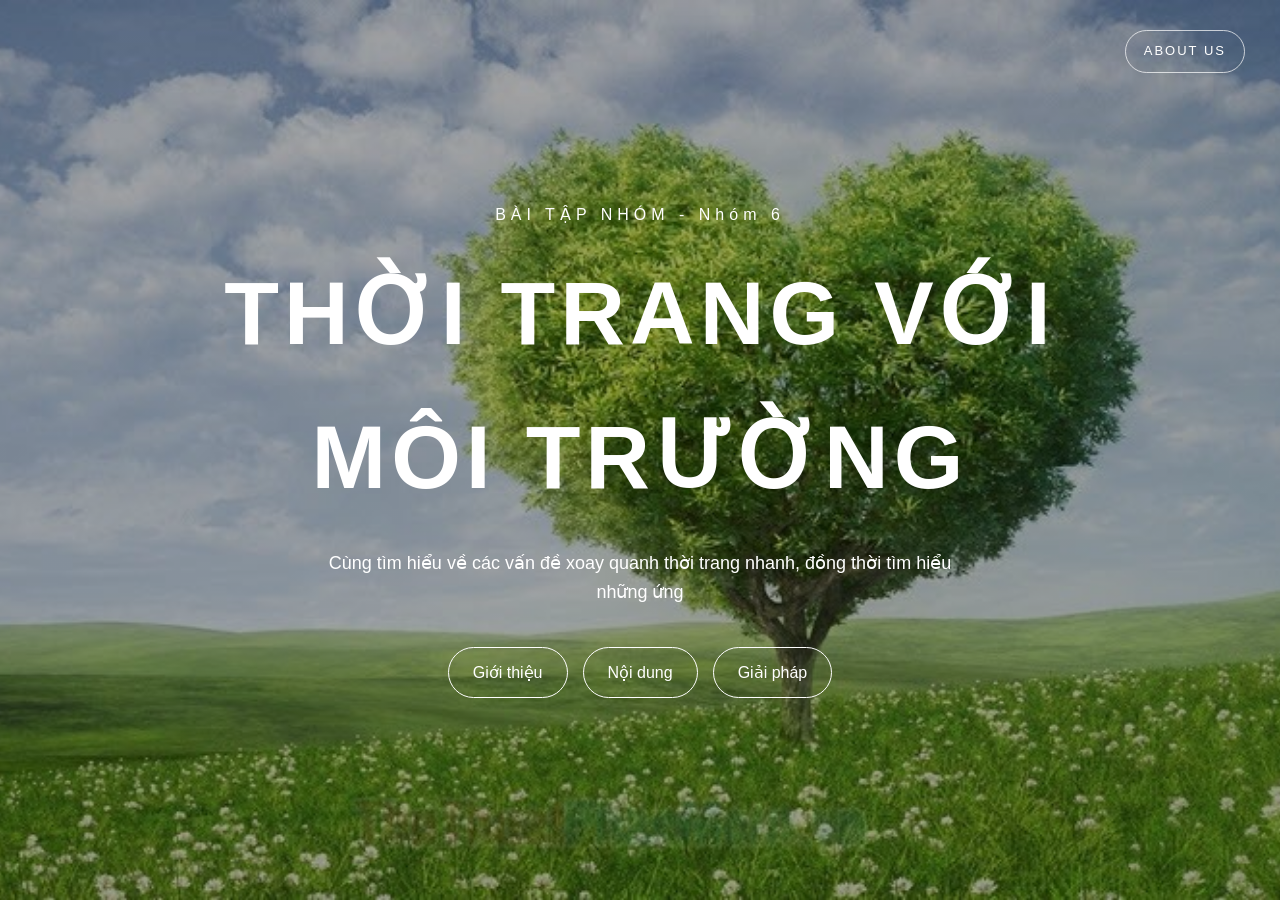
<file: index.html>
<!DOCTYPE html>
<html lang="vi">
<head>
    <meta charset="UTF-8">
    <meta name="viewport" content="width=device-width, initial-scale=1.0">

    <title>Môi Trường</title>

    <link rel="stylesheet" href="styles.css">
</head>

<body>

    <main class="hero">

        <div class="content">
            <p class="subtitle">BÀI TẬP NHÓM - Nhóm 6</p>

            <h1>
                THỜI TRANG VỚI MÔI TRƯỜNG
            </h1>

            <p class="description">
                Cùng tìm hiểu về các vấn đề xoay quanh thời trang nhanh,
                đồng thời tìm hiểu những ứng
            </p>

            <nav class="menu">
                <a href="gioi-thieu.html">Giới thiệu</a>
                <a href="noi-dung.html">Nội dung</a>
                <a href="giai-phap.html">Giải pháp</a>
            </nav>
            <a href="about.html" class="about-button">ABOUT US</a>
        </div>

    </main>

    <script src="scripts.js"></script>

</body>
</html>
</file>
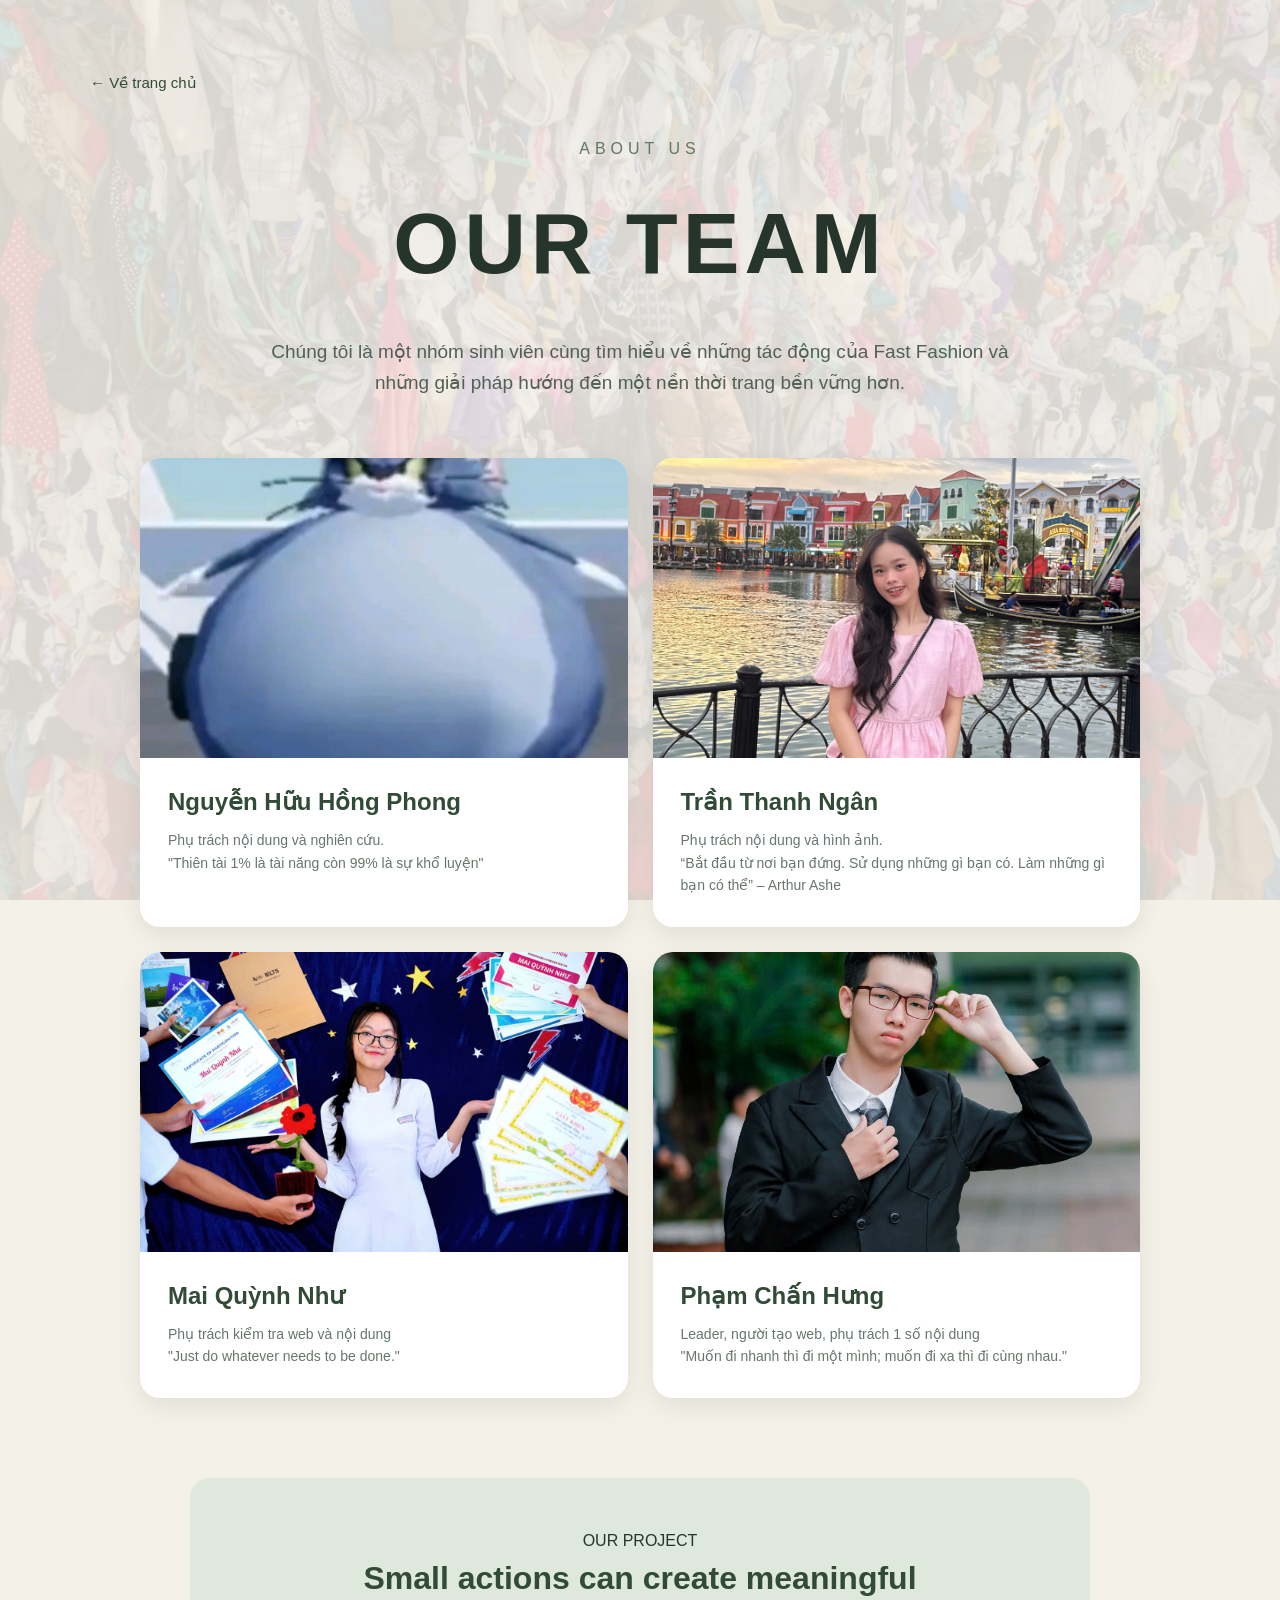
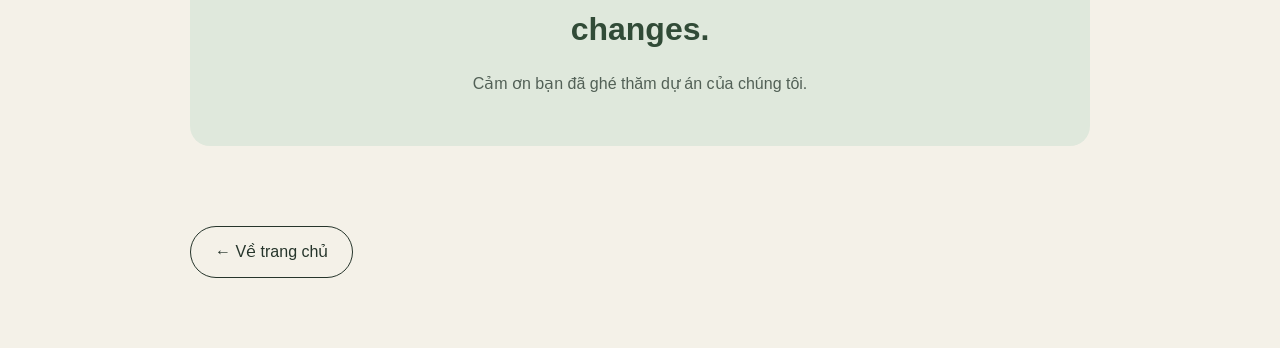
<file: about.html>
<!DOCTYPE html>
<html lang="vi">

<head>
    <meta charset="UTF-8">
    <meta name="viewport" content="width=device-width, initial-scale=1.0">

    <title>About Us - Fast Fashion</title>

    <link rel="stylesheet" href="styles.css">
</head>

<body class="about-page">

    <main class="page">

        <!-- Nút quay về trang chủ -->
        <div class="about-home">
            <a href="index.html">← Về trang chủ</a>
        </div>

        <!-- Tiêu đề -->
        <header class="page-header about-header">
            <p class="subtitle">ABOUT US</p>

            <h1>OUR TEAM</h1>

            <p class="intro">
                Chúng tôi là một nhóm sinh viên cùng tìm hiểu
                về những tác động của Fast Fashion và những giải pháp
                hướng đến một nền thời trang bền vững hơn.
            </p>
        </header>

        <!-- 4 thành viên -->
        <section class="team-grid">

            <div class="team-card">

                <div class="member-image">
                    <img
                        src="images/member-1.jpg"
                        alt="Thành viên 1">
                </div>

                <div class="member-info">
                    <h2>Nguyễn Hữu Hồng Phong</h2>

                    <p>
                        Phụ trách nội dung và nghiên cứu.
                    </p>
                    <p>
                        "Thiên tài 1% là tài năng còn 99% là sự khổ luyện"
                    </p>
                </div>

            </div>


            <div class="team-card">

                <div class="member-image">
                    <img
                        src="images/member-2.jpg"
                        alt="Thành viên 2">
                </div>

                <div class="member-info">
                    <h2>Trần Thanh Ngân</h2>

                    <p>
                        Phụ trách nội dung và hình ảnh.
                    </p>
                    <p>
                        “Bắt đầu từ nơi bạn đứng. Sử dụng những gì bạn có. Làm những gì bạn có thể” – Arthur Ashe
                    </p>
                </div>

            </div>


            <div class="team-card">

                <div class="member-image">
                    <img
                        src="images/member-3.jpg"
                        alt="Thành viên 3">
                </div>

                <div class="member-info">
                    <h2>Mai Quỳnh Như</h2>

                    <p>
                        Phụ trách kiểm tra web và nội dung
                    </p>
                    <p>
                        "Just do whatever needs to be done."
                    </p>
                </div>

            </div>


            <div class="team-card">

                <div class="member-image">
                    <img
                        src="images/member-4.jpg"
                        alt="Thành viên 4">
                </div>

                <div class="member-info">
                    <h2>Phạm Chấn Hưng</h2>

                    <p>
                        Leader, người tạo web, phụ trách 1 số nội dung
                    </p>
                    <p>
                        "Muốn đi nhanh thì đi một mình; muốn đi xa thì đi cùng nhau."
                    </p>
                </div>

            </div>

        </section>

        <!-- Lời kết -->
        <section class="about-message">

            <p class="topic-label">OUR PROJECT</p>

            <h2>
                Small actions can create meaningful changes.
            </h2>

            <p>
                Cảm ơn bạn đã ghé thăm dự án của chúng tôi.
            </p>

        </section>

        <!-- Nút về trang chủ cuối trang -->
        <nav class="page-navigation">
            <a href="index.html">← Về trang chủ</a>
        </nav>

    </main>

    <script src="scripts.js"></script>

</body>
</html>
</file>
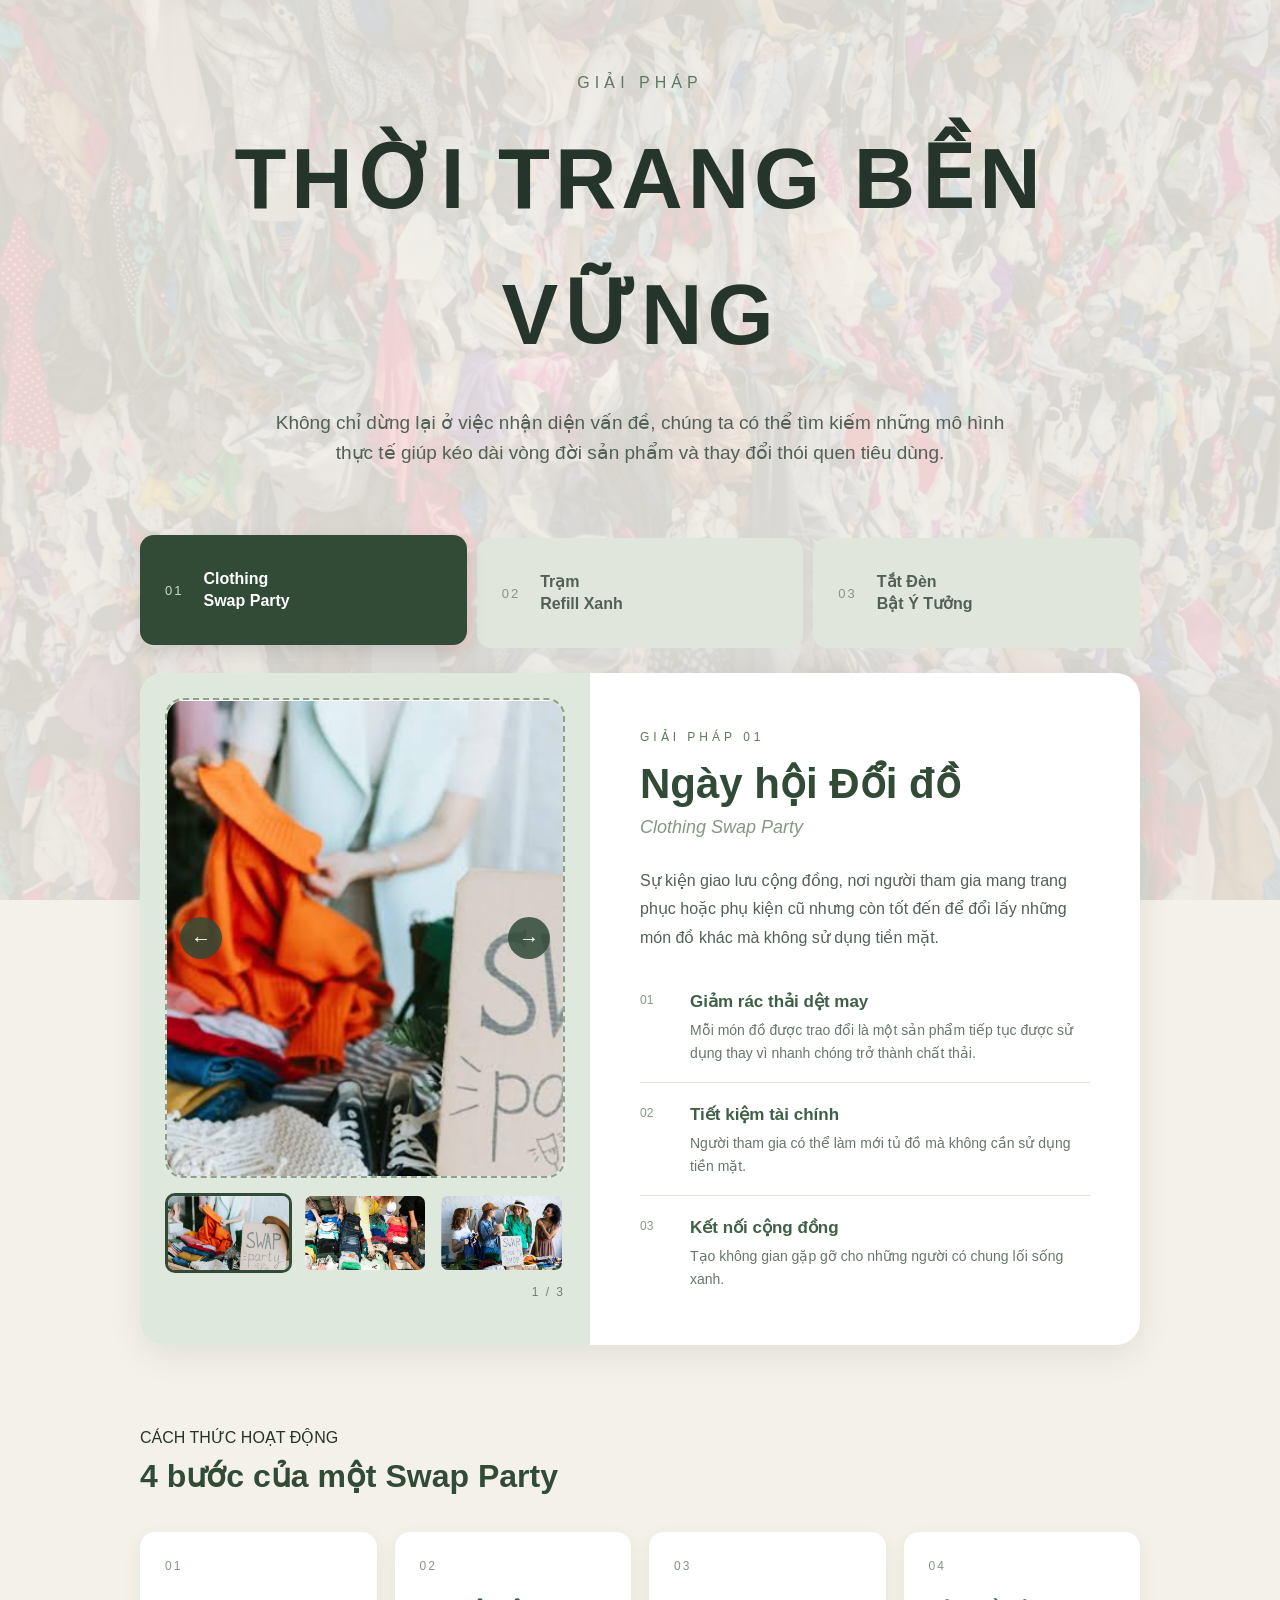
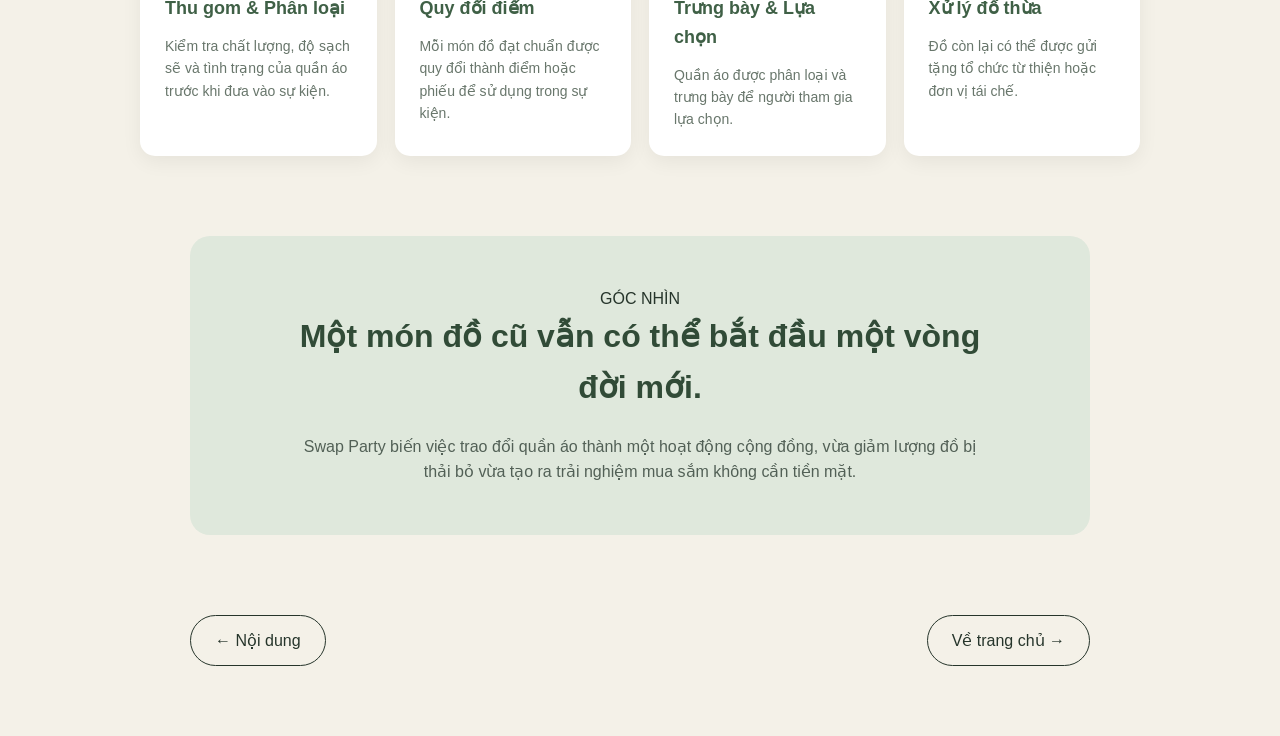
<file: giai-phap.html>
<!DOCTYPE html>
<html lang="vi">

<head>
    <meta charset="UTF-8">
    <meta name="viewport" content="width=device-width, initial-scale=1.0">

    <title>Giải pháp - Fast Fashion</title>

    <link rel="stylesheet" href="styles.css">
</head>

<body class="solution-page">

    <main class="page">

        <!-- TIÊU ĐỀ -->
        <header class="page-header">

            <p class="subtitle">GIẢI PHÁP</p>

            <h1>THỜI TRANG BỀN VỮNG</h1>

            <p class="intro">
                Không chỉ dừng lại ở việc nhận diện vấn đề,
                chúng ta có thể tìm kiếm những mô hình thực tế
                giúp kéo dài vòng đời sản phẩm và thay đổi
                thói quen tiêu dùng.
            </p>

        </header>


        <!-- 3 TAB GIẢI PHÁP -->
        <section class="solution-tabs">

            <button class="solution-tab active" data-solution="0">

                <span>01</span>

                <strong>
                    Clothing<br>
                    Swap Party
                </strong>

            </button>


            <button class="solution-tab" data-solution="1">

                <span>02</span>

                <strong>
                    Trạm<br>
                    Refill Xanh
                </strong>

            </button>


            <button class="solution-tab" data-solution="2">

                <span>03</span>

                <strong>
                    Tắt Đèn<br>
                    Bật Ý Tưởng
                </strong>

            </button>

        </section>


        <!-- KHU VỰC HIỂN THỊ GIẢI PHÁP -->
        <section class="solution-display">


            <!-- GALLERY -->
            <div class="solution-gallery">

                <!-- ẢNH CHÍNH -->
                <div class="main-image">

                    <div class="image-placeholder" id="main-image">

                        <span>IMAGE 01</span>

                        <p id="main-image-label">
                            Ảnh Clothing Swap Party
                        </p>

                    </div>


                    <!-- NÚT TRÁI -->
                    <button
                        class="gallery-button gallery-prev"
                        id="gallery-prev">
                        ←
                    </button>


                    <!-- NÚT PHẢI -->
                    <button
                        class="gallery-button gallery-next"
                        id="gallery-next">
                        →
                    </button>

                </div>


                <!-- THUMBNAILS -->
                <div class="gallery-thumbnails" id="gallery-thumbnails">

                    <button class="thumbnail active">

                        <div class="thumbnail-placeholder">
                            01
                        </div>

                    </button>


                    <button class="thumbnail">

                        <div class="thumbnail-placeholder">
                            02
                        </div>

                    </button>


                    <button class="thumbnail">

                        <div class="thumbnail-placeholder">
                            03
                        </div>

                    </button>

                </div>


                <!-- SỐ ẢNH -->
                <p class="gallery-counter" id="gallery-counter">
                    1 / 3
                </p>

            </div>


            <!-- THÔNG TIN -->
            <div class="solution-info">

                <p class="solution-number" id="solution-number">
                    GIẢI PHÁP 01
                </p>


                <h2 id="solution-title">
                    Ngày hội Đổi đồ
                </h2>


                <p class="solution-subtitle" id="solution-subtitle">
                    Clothing Swap Party
                </p>


                <p id="solution-description">

                    Sự kiện giao lưu cộng đồng, nơi người tham gia
                    mang trang phục hoặc phụ kiện cũ nhưng còn tốt
                    đến để đổi lấy những món đồ khác mà không sử dụng
                    tiền mặt.

                </p>


                <!-- 3 ĐIỂM NỔI BẬT -->
                <div class="solution-highlights">


                    <div class="highlight-item">

                        <span>01</span>

                        <div>

                            <h3 id="highlight-title-1">
                                Giảm rác thải
                            </h3>

                            <p id="highlight-text-1">
                                Kéo dài vòng đời quần áo và hạn chế
                                lượng sản phẩm bị thải bỏ.
                            </p>

                        </div>

                    </div>


                    <div class="highlight-item">

                        <span>02</span>

                        <div>

                            <h3 id="highlight-title-2">
                                Tiết kiệm
                            </h3>

                            <p id="highlight-text-2">
                                Làm mới tủ đồ mà không cần sử dụng
                                tiền mặt.
                            </p>

                        </div>

                    </div>


                    <div class="highlight-item">

                        <span>03</span>

                        <div>

                            <h3 id="highlight-title-3">
                                Kết nối cộng đồng
                            </h3>

                            <p id="highlight-text-3">
                                Tạo không gian để những người có
                                cùng lối sống xanh gặp gỡ.
                            </p>

                        </div>

                    </div>


                </div>

            </div>

        </section>


        <!-- CHI TIẾT -->
        <section class="solution-detail">

            <div class="detail-header">

                <p class="topic-label">
                    CÁCH THỨC HOẠT ĐỘNG
                </p>

                <h2 id="detail-title">
                    4 bước của một Swap Party
                </h2>

            </div>


            <div class="detail-grid" id="detail-grid">


                <div class="detail-card">

                    <span>01</span>

                    <h3>
                        Thu gom & Phân loại
                    </h3>

                    <p>
                        Kiểm tra chất lượng, độ sạch sẽ và
                        tình trạng của quần áo trước khi
                        đưa vào sự kiện.
                    </p>

                </div>


                <div class="detail-card">

                    <span>02</span>

                    <h3>
                        Quy đổi điểm
                    </h3>

                    <p>
                        Mỗi món đồ đạt chuẩn được quy đổi
                        thành điểm hoặc phiếu.
                    </p>

                </div>


                <div class="detail-card">

                    <span>03</span>

                    <h3>
                        Trưng bày & Lựa chọn
                    </h3>

                    <p>
                        Quần áo được phân loại và trưng bày
                        để người tham gia lựa chọn.
                    </p>

                </div>


                <div class="detail-card">

                    <span>04</span>

                    <h3>
                        Xử lý đồ thừa
                    </h3>

                    <p>
                        Đồ còn lại có thể được gửi tặng
                        tổ chức từ thiện hoặc đơn vị tái chế.
                    </p>

                </div>


            </div>

        </section>


        <!-- TỔNG KẾT -->
        <section class="solution-summary">

            <p class="topic-label">
                GÓC NHÌN
            </p>

            <h2 id="summary-title">
                Một sản phẩm có thể có nhiều hơn một vòng đời.
            </h2>

            <p id="summary-text">
                Những mô hình trên cho thấy việc kéo dài vòng đời
                sản phẩm không nhất thiết phải bắt đầu từ một công nghệ
                phức tạp. Nó có thể bắt đầu từ cách chúng ta trao đổi,
                tái sử dụng và thay đổi hành vi tiêu dùng.
            </p>

        </section>


        <!-- ĐIỀU HƯỚNG -->
        <nav class="page-navigation">

            <a href="noi-dung.html">
                ← Nội dung
            </a>

            <a href="index.html">
                Về trang chủ →
            </a>

        </nav>

    </main>


    <script src="scripts.js"></script>

</body>

</html>
</file>
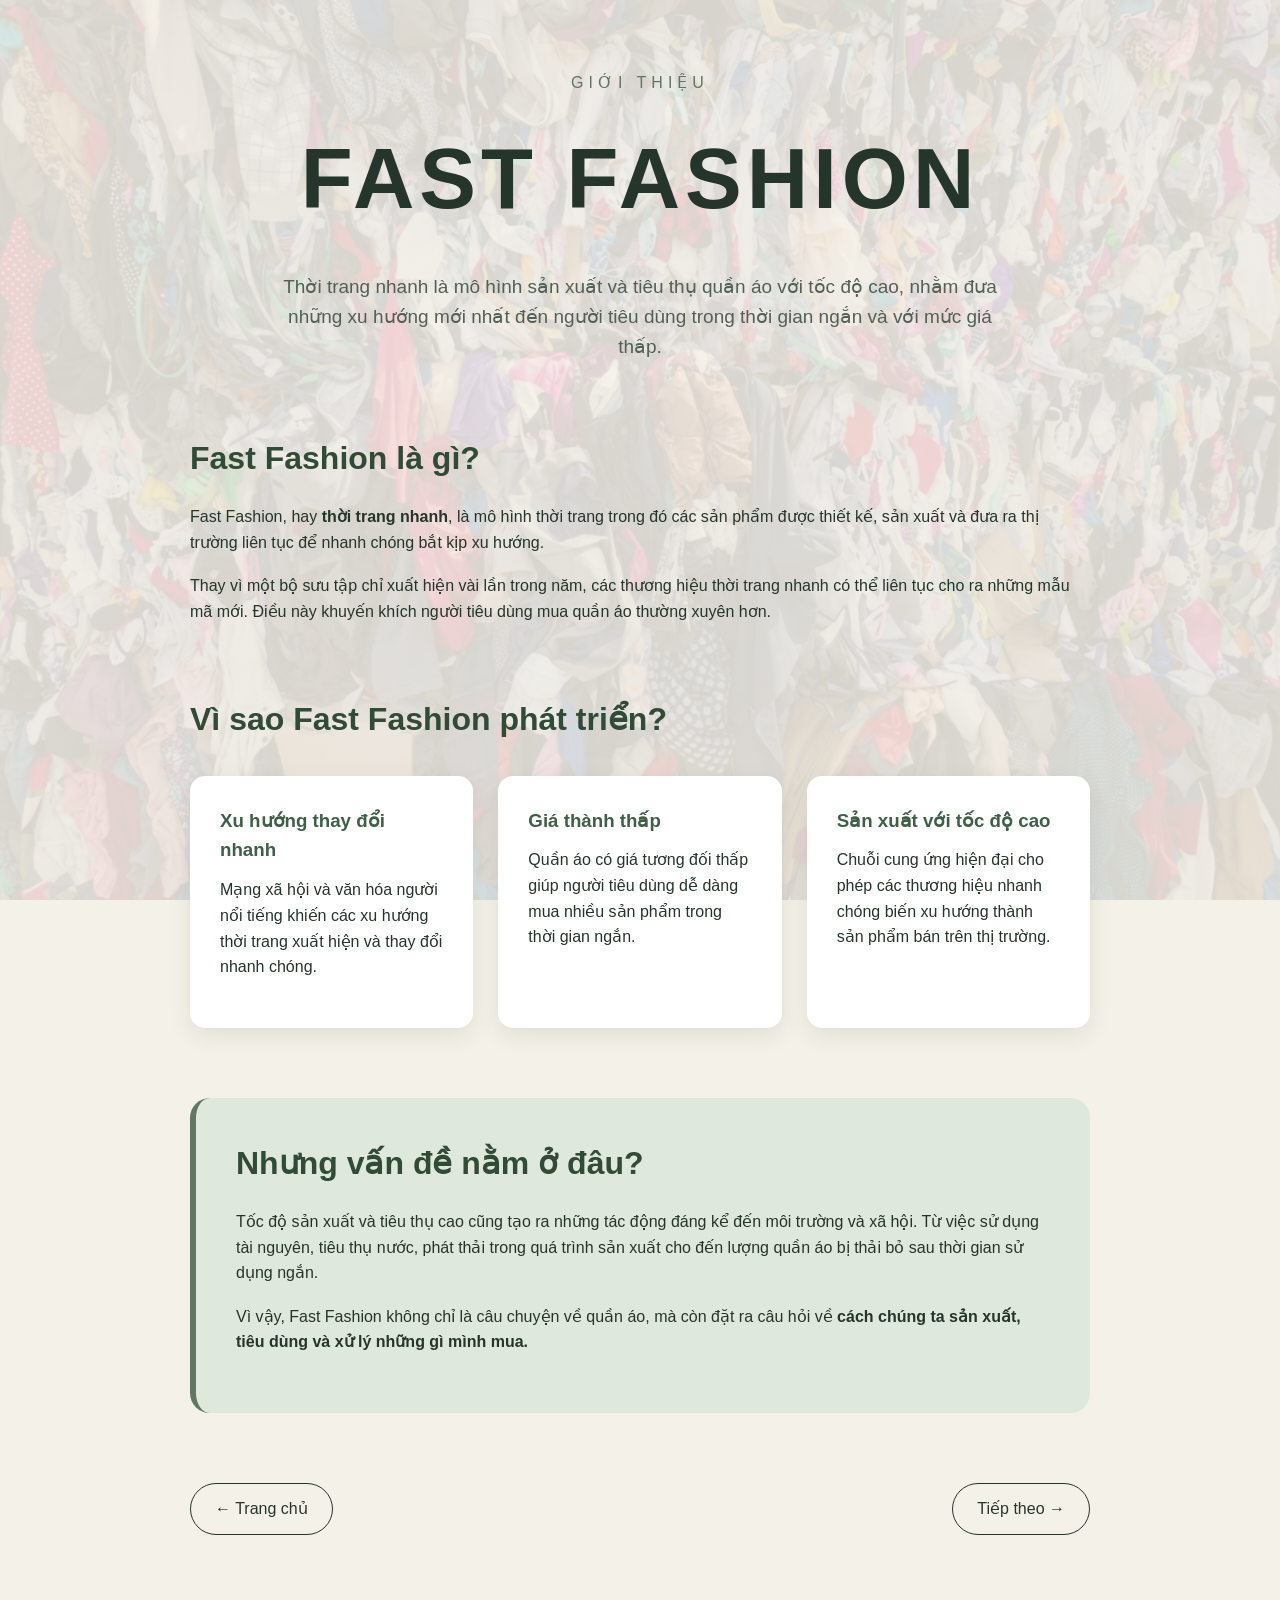
<file: gioi-thieu.html>
<!DOCTYPE html>
<html lang="vi">
<head>
    <meta charset="UTF-8">
    <meta name="viewport" content="width=device-width, initial-scale=1.0">

    <title>Giới thiệu - Fast Fashion</title>

    <link rel="stylesheet" href="styles.css">
</head>

<body>

    <main class="page">

        <header class="page-header">
            <p class="subtitle">GIỚI THIỆU</p>

            <h1>FAST FASHION</h1>

            <p class="intro">
                Thời trang nhanh là mô hình sản xuất và tiêu thụ quần áo
                với tốc độ cao, nhằm đưa những xu hướng mới nhất đến người
                tiêu dùng trong thời gian ngắn và với mức giá thấp.
            </p>
        </header>


        <section class="content-section">

            <h2>Fast Fashion là gì?</h2>

            <p>
                Fast Fashion, hay <strong>thời trang nhanh</strong>, là mô hình
                thời trang trong đó các sản phẩm được thiết kế, sản xuất và
                đưa ra thị trường liên tục để nhanh chóng bắt kịp xu hướng.
            </p>

            <p>
                Thay vì một bộ sưu tập chỉ xuất hiện vài lần trong năm,
                các thương hiệu thời trang nhanh có thể liên tục cho ra
                những mẫu mã mới. Điều này khuyến khích người tiêu dùng
                mua quần áo thường xuyên hơn.
            </p>

        </section>


        <section class="content-section">

            <h2>Vì sao Fast Fashion phát triển?</h2>

            <div class="cards">

                <div class="card">
                    <h3>Xu hướng thay đổi nhanh</h3>
                    <p>
                        Mạng xã hội và văn hóa người nổi tiếng khiến các xu
                        hướng thời trang xuất hiện và thay đổi nhanh chóng.
                    </p>
                </div>

                <div class="card">
                    <h3>Giá thành thấp</h3>
                    <p>
                        Quần áo có giá tương đối thấp giúp người tiêu dùng
                        dễ dàng mua nhiều sản phẩm trong thời gian ngắn.
                    </p>
                </div>

                <div class="card">
                    <h3>Sản xuất với tốc độ cao</h3>
                    <p>
                        Chuỗi cung ứng hiện đại cho phép các thương hiệu
                        nhanh chóng biến xu hướng thành sản phẩm bán trên
                        thị trường.
                    </p>
                </div>

            </div>

        </section>


        <section class="content-section highlight">

            <h2>Nhưng vấn đề nằm ở đâu?</h2>

            <p>
                Tốc độ sản xuất và tiêu thụ cao cũng tạo ra những tác động
                đáng kể đến môi trường và xã hội. Từ việc sử dụng tài nguyên,
                tiêu thụ nước, phát thải trong quá trình sản xuất cho đến
                lượng quần áo bị thải bỏ sau thời gian sử dụng ngắn.
            </p>

            <p>
                Vì vậy, Fast Fashion không chỉ là câu chuyện về quần áo,
                mà còn đặt ra câu hỏi về <strong>cách chúng ta sản xuất,
                tiêu dùng và xử lý những gì mình mua.</strong>
            </p>

        </section>


        <nav class="page-navigation">
            <a href="index.html">← Trang chủ</a>
            <a href="noi-dung.html">Tiếp theo →</a>
        </nav>

    </main>

</body>
</html>
</file>
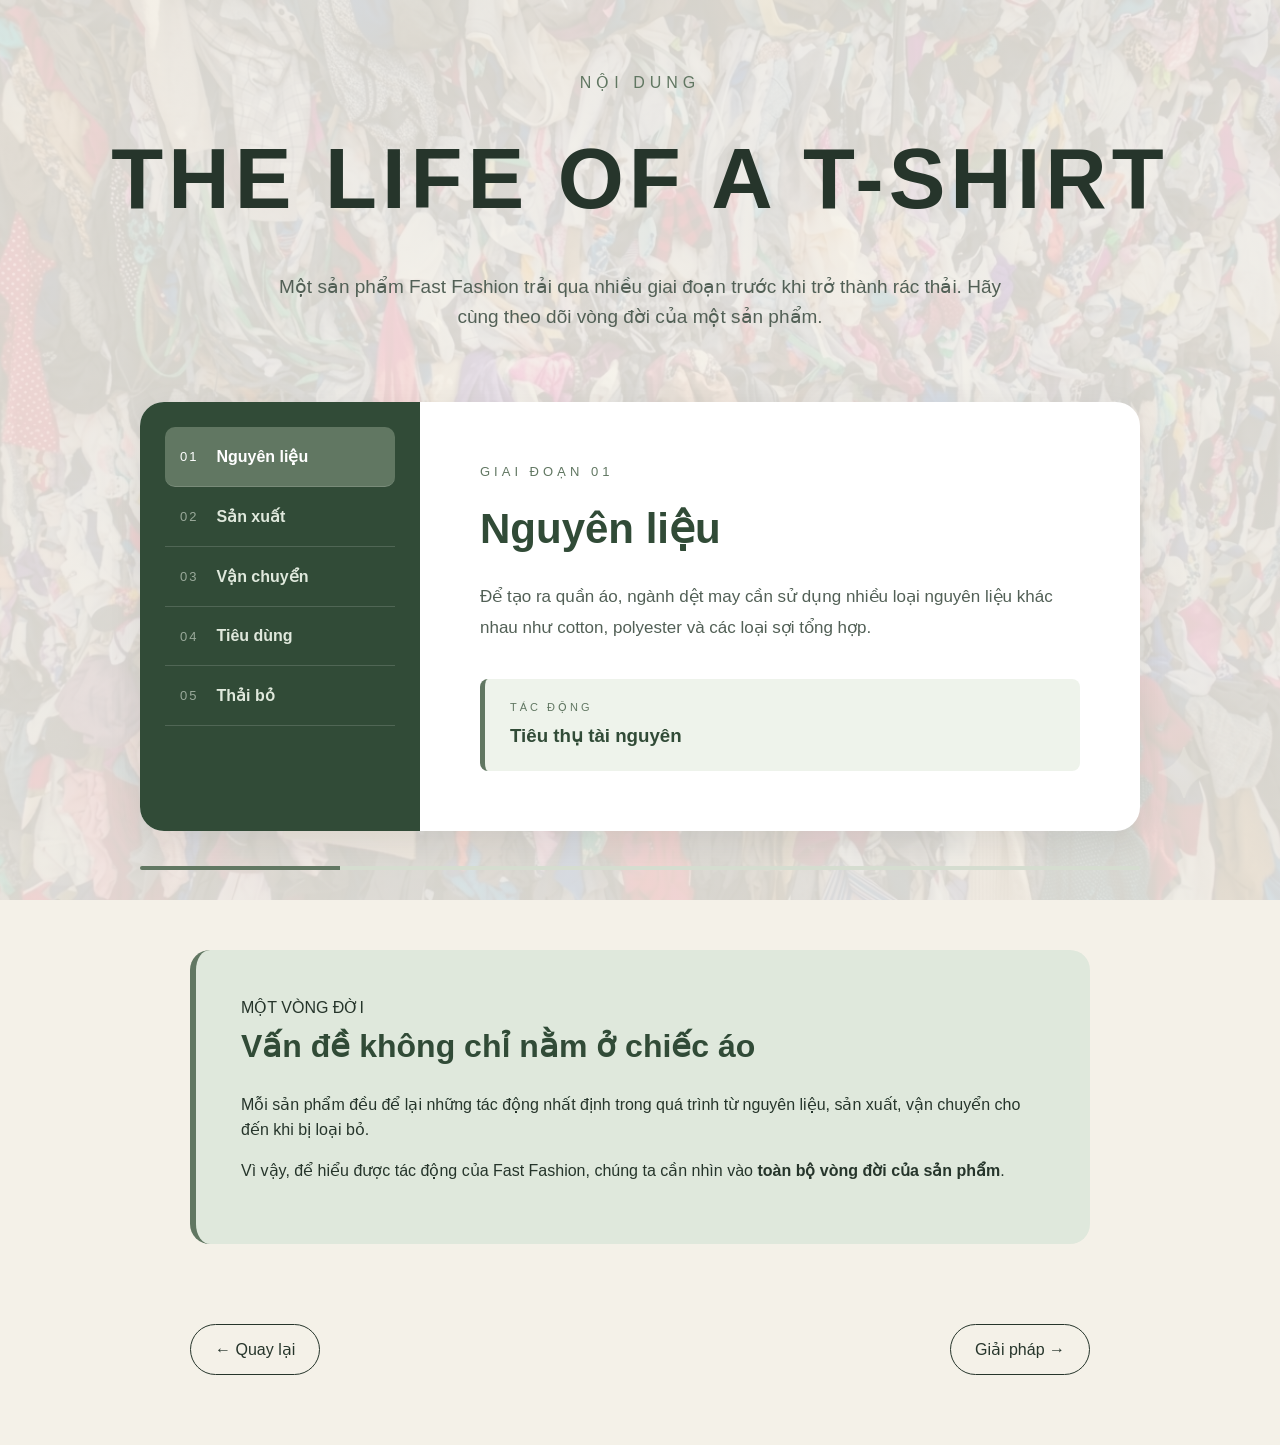
<file: noi-dung.html>
<!DOCTYPE html>
<html lang="vi">

<head>
    <meta charset="UTF-8">
    <meta name="viewport" content="width=device-width, initial-scale=1.0">

    <title>Nội dung - Fast Fashion</title>

    <link rel="stylesheet" href="styles.css">
</head>

<body class="content-page">

    <main class="page">

        <!-- TIÊU ĐỀ -->

        <header class="page-header">

            <p class="subtitle">NỘI DUNG</p>

            <h1>THE LIFE OF A T-SHIRT</h1>

            <p class="intro">
                Một sản phẩm Fast Fashion trải qua nhiều giai đoạn
                trước khi trở thành rác thải. Hãy cùng theo dõi
                vòng đời của một sản phẩm.
            </p>

        </header>


        <!-- TIMELINE -->

        <section class="fashion-timeline">

            <div class="timeline-list">

                <button class="timeline-item active" data-step="0">
                    <span>01</span>
                    <strong>Nguyên liệu</strong>
                </button>

                <button class="timeline-item" data-step="1">
                    <span>02</span>
                    <strong>Sản xuất</strong>
                </button>

                <button class="timeline-item" data-step="2">
                    <span>03</span>
                    <strong>Vận chuyển</strong>
                </button>

                <button class="timeline-item" data-step="3">
                    <span>04</span>
                    <strong>Tiêu dùng</strong>
                </button>

                <button class="timeline-item" data-step="4">
                    <span>05</span>
                    <strong>Thải bỏ</strong>
                </button>

            </div>


            <!-- NỘI DUNG THAY ĐỔI -->

            <div class="timeline-content">

                <p class="timeline-label" id="step-number">
                    GIAI ĐOẠN 01
                </p>

                <h2 id="step-title">
                    Nguyên liệu
                </h2>

                <p id="step-description">
                    Để tạo ra quần áo, ngành dệt may cần sử dụng nhiều
                    loại nguyên liệu khác nhau như cotton, polyester
                    và các loại sợi tổng hợp.
                </p>

                <div class="impact-box">

                    <p>TÁC ĐỘNG</p>

                    <h3 id="step-impact">
                        Tiêu thụ tài nguyên
                    </h3>

                </div>

            </div>

        </section>


        <!-- THANH TIẾN TRÌNH -->

        <div class="progress-wrapper">

            <div class="progress-track">

                <div class="progress-bar" id="progress-bar"></div>

            </div>

        </div>


        <!-- THÔNG ĐIỆP -->

        <section class="content-summary">

            <p class="topic-label">MỘT VÒNG ĐỜI</p>

            <h2>
                Vấn đề không chỉ nằm ở chiếc áo
            </h2>

            <p>
                Mỗi sản phẩm đều để lại những tác động nhất định
                trong quá trình từ nguyên liệu, sản xuất, vận chuyển
                cho đến khi bị loại bỏ.
            </p>

            <p>
                Vì vậy, để hiểu được tác động của Fast Fashion,
                chúng ta cần nhìn vào <strong>toàn bộ vòng đời của sản phẩm</strong>.
            </p>

        </section>


        <!-- ĐIỀU HƯỚNG -->

        <nav class="page-navigation">

            <a href="gioi-thieu.html">
                ← Quay lại
            </a>

            <a href="giai-phap.html">
                Giải pháp →
            </a>

        </nav>

    </main>


    <script src="scripts.js"></script>

</body>

</html>
</file>
<file: styles.css>
/* ================================
   1. CÀI ĐẶT CHUNG
================================ */

* {
    margin: 0;
    padding: 0;
    box-sizing: border-box;
}

html {
    scroll-behavior: smooth;
}

body {
    font-family: Arial, sans-serif;
    background-color: #f4f1e8;
    color: #26352b;
    line-height: 1.6;
}


/* ================================
   2. TRANG CHỦ - INDEX
================================ */

.hero {
    min-height: 100vh;

    background-image:
        linear-gradient(
            rgba(0, 0, 0, 0.35),
            rgba(0, 0, 0, 0.35)
        ),
        url("images/anh-mo-ta.png");

    background-size: cover;
    background-position: center;

    display: flex;
    justify-content: center;
    align-items: center;

    text-align: center;
    color: white;
}

.hero .content {
    max-width: 900px;
    padding: 30px;
}

.subtitle {
    font-size: 16px;
    letter-spacing: 5px;
    margin-bottom: 15px;
}

.hero h1 {
    font-size: clamp(45px, 7vw, 100px);
    letter-spacing: 5px;
    margin-bottom: 20px;
}

.description {
    max-width: 650px;
    margin: 0 auto 40px;

    font-size: 18px;
    line-height: 1.6;
}


/* ================================
   3. MENU / BUTTON
================================ */

.menu {
    display: flex;
    justify-content: center;
    gap: 15px;
    flex-wrap: wrap;
}

.menu a,
.page-navigation a {
    color: inherit;
    text-decoration: none;

    padding: 12px 24px;

    border: 1px solid currentColor;
    border-radius: 30px;

    transition: 0.3s ease;
}

.hero .menu a {
    color: white;
}

.menu a:hover,
.page-navigation a:hover {
    background-color: #a4c3a2;
    color: white;
}


/* ================================
   4. CÁC TRANG NỘI DUNG
================================ */

.page {
    width: min(1100px, 90%);
    margin: 0 auto;
    padding: 70px 0;
}

/* Background cho các trang nội dung */
body:has(.page) {
    background-image:
        linear-gradient(
            rgba(244, 241, 232, 0.88),
            rgba(244, 241, 232, 0.88)
        ),
        url("images/fashion-background.png");

    background-size: cover;
    background-position: center;
    background-attachment: fixed;
}


/* Header của trang */

.page-header {
    text-align: center;
    margin-bottom: 70px;
}

.page-header .subtitle {
    color: #617762;
}

.page-header h1 {
    font-size: clamp(45px, 7vw, 85px);
    letter-spacing: 5px;
    margin-bottom: 25px;
}

.intro {
    max-width: 750px;
    margin: 0 auto;

    font-size: 19px;
    color: #526056;
}


/* ================================
   5. SECTION
================================ */

.content-section {
    max-width: 900px;
    margin: 0 auto 70px;
}

.content-section h2 {
    font-size: 32px;
    margin-bottom: 20px;

    color: #314b37;
}

.content-section p {
    margin-bottom: 18px;
}


/* ================================
   6. CARD
================================ */

.cards {
    display: grid;

    grid-template-columns:
        repeat(3, 1fr);

    gap: 25px;

    margin-top: 30px;
}

.card {
    background-color: white;

    padding: 30px;

    border-radius: 15px;

    box-shadow:
        0 8px 25px rgba(0, 0, 0, 0.08);

    transition: transform 0.3s ease;
}

.card:hover {
    transform: translateY(-6px);
}

.card h3 {
    margin-bottom: 12px;

    color: #3f6046;
}


/* ================================
   7. SECTION NHẤN MẠNH
================================ */

.highlight {
    background-color: #dfe8dc;

    padding: 40px;

    border-radius: 20px;

    border-left: 6px solid #617762;
}


/* ================================
   8. ĐIỀU HƯỚNG CUỐI TRANG
================================ */

.page-navigation {
    display: flex;

    justify-content: space-between;

    max-width: 900px;

    margin: 0 auto;
}


/* ================================
   9. RESPONSIVE
   Cho màn hình nhỏ
================================ */

@media (max-width: 768px) {

    .cards {
        grid-template-columns: 1fr;
    }

    .page {
        width: 88%;
        padding: 45px 0;
    }

    .page-header {
        margin-bottom: 50px;
    }

    .content-section {
        margin-bottom: 50px;
    }

    .page-navigation {
        flex-direction: column;
        gap: 15px;
        text-align: center;
    }

}

/* =========================================
   TRANG NỘI DUNG - TIMELINE
   ========================================= */

.content-page {
    background-color: #f4f1e8;
}


/* TIMELINE */

.fashion-timeline {
    max-width: 1000px;
    margin: 0 auto 35px;

    display: grid;
    grid-template-columns: 280px 1fr;

    background-color: white;
    border-radius: 24px;

    overflow: hidden;

    box-shadow: 0 10px 35px rgba(0, 0, 0, 0.08);
}


/* DANH SÁCH GIAI ĐOẠN */

.timeline-list {
    background-color: #314b37;

    padding: 25px;
}


.timeline-item {
    width: 100%;

    display: flex;
    align-items: center;
    gap: 18px;

    padding: 20px 15px;

    border: none;
    border-bottom: 1px solid rgba(255, 255, 255, 0.15);

    background: transparent;

    color: #dfe8dc;

    text-align: left;

    cursor: pointer;

    transition: 0.3s ease;
}


.timeline-item span {
    font-size: 13px;
    letter-spacing: 2px;
    opacity: 0.6;
}


.timeline-item strong {
    font-size: 16px;
}


.timeline-item:hover {
    padding-left: 22px;
    color: white;
}


/* ITEM ĐANG CHỌN */

.timeline-item.active {
    background-color: #617762;
    color: white;

    border-radius: 10px;
}


.timeline-item.active span {
    opacity: 1;
}


/* NỘI DUNG */

.timeline-content {
    padding: 60px;

    min-height: 400px;

    display: flex;
    flex-direction: column;
    justify-content: center;
}


.timeline-label {
    font-size: 13px;
    letter-spacing: 4px;

    color: #617762;

    margin-bottom: 12px;
}


.timeline-content h2 {
    font-size: 42px;

    color: #314b37;

    margin-bottom: 20px;
}


#step-description {
    max-width: 600px;

    font-size: 17px;

    color: #526056;

    line-height: 1.8;
}


/* BOX TÁC ĐỘNG */

.impact-box {
    margin-top: 35px;

    padding: 20px 25px;

    background-color: #eef3eb;

    border-left: 5px solid #617762;

    border-radius: 8px;
}


.impact-box p {
    font-size: 11px;

    letter-spacing: 3px;

    color: #617762;

    margin-bottom: 5px;
}


.impact-box h3 {
    color: #314b37;
}


/* THANH TIẾN TRÌNH */

.progress-wrapper {
    max-width: 1000px;

    margin: 0 auto 80px;
}


.progress-track {
    width: 100%;

    height: 4px;

    background-color: #d5ddd0;

    border-radius: 10px;

    overflow: hidden;
}


.progress-bar {
    width: 20%;

    height: 100%;

    background-color: #617762;

    transition: width 0.4s ease;
}


/* SUMMARY */

.content-summary {
    max-width: 900px;

    margin: 20px auto 80px;

    padding: 45px;

    background-color: #dfe8dc;

    border-radius: 20px;

    border-left: 6px solid #617762;
}


.content-summary h2 {
    font-size: 32px;

    color: #314b37;

    margin-bottom: 20px;
}


.content-summary p:not(.topic-label) {
    margin-bottom: 15px;
}


/* ANIMATION */

.timeline-content.change {
    animation: contentFade 0.35s ease;
}


@keyframes contentFade {

    from {
        opacity: 0;
        transform: translateY(8px);
    }

    to {
        opacity: 1;
        transform: translateY(0);
    }

}


/* MOBILE */

@media (max-width: 768px) {

    .fashion-timeline {
        grid-template-columns: 1fr;
    }


    .timeline-list {
        display: grid;

        grid-template-columns: repeat(5, 1fr);

        gap: 5px;

        padding: 10px;
    }


    .timeline-item {
        justify-content: center;

        padding: 15px 5px;

        border: none;

        flex-direction: column;

        gap: 5px;

        text-align: center;
    }


    .timeline-item:hover {
        padding-left: 5px;
    }


    .timeline-item strong {
        font-size: 12px;
    }


    .timeline-content {
        padding: 40px 25px;

        min-height: 350px;
    }


    .timeline-content h2 {
        font-size: 32px;
    }


    .content-summary {
        padding: 30px;
    }

}

/* =========================================
   P3 - GIẢI PHÁP
   ========================================= */

.solution-page {
    background-color: #f4f1e8;
}


/* 3 TAB */

.solution-tabs {
    max-width: 1000px;
    margin: 0 auto 25px;

    display: grid;
    grid-template-columns: repeat(3, 1fr);

    gap: 10px;
}

.solution-tab {
    min-height: 110px;

    padding: 20px 25px;

    border: none;
    border-radius: 14px;

    background-color: #e1e6dd;
    color: #526056;

    cursor: pointer;

    text-align: left;

    display: flex;
    align-items: center;

    gap: 20px;

    transition: 0.3s ease;
}

.solution-tab span {
    font-size: 13px;
    letter-spacing: 2px;
    color: #879687;
}

.solution-tab strong {
    font-size: 16px;
    line-height: 1.4;
}

.solution-tab:hover {
    background-color: #d5ddd0;
    transform: translateY(-3px);
}

.solution-tab.active {
    background-color: #314b37;
    color: white;

    transform: translateY(-3px);

    box-shadow:
        0 8px 20px rgba(0, 0, 0, 0.12);
}

.solution-tab.active span {
    color: #cbd8c8;
}


/* =========================================
   KHU VỰC GALLERY + THÔNG TIN
   ========================================= */

.solution-display {
    max-width: 1000px;

    margin: 0 auto 80px;

    background-color: white;

    border-radius: 24px;

    overflow: hidden;

    display: grid;

    grid-template-columns: 45% 55%;

    box-shadow:
        0 10px 35px rgba(0, 0, 0, 0.08);
}


/* =========================================
   GALLERY
   ========================================= */

.solution-gallery {
    padding: 25px;

    background-color: #dfe8dc;

    position: relative;
}


/* ẢNH CHÍNH */

.main-image {
    height: 480px;

    position: relative;

    display: flex;
    align-items: center;
    justify-content: center;
}

.image-placeholder {
    width: 100%;
    height: 100%;

    border: 2px dashed #8fa18d;

    border-radius: 18px;

    display: flex;
    flex-direction: column;

    align-items: center;
    justify-content: center;

    text-align: center;

    color: #718071;

    transition: 0.3s ease;
}

.image-placeholder span {
    font-size: 13px;
    letter-spacing: 4px;

    margin-bottom: 10px;
}

.image-placeholder p {
    font-size: 15px;
}


/* SAU NÀY KHI CÓ ẢNH */

.main-image img {
    width: 100%;
    height: 100%;

    object-fit: cover;

    border-radius: 18px;

    display: block;
}


/* NÚT TRÁI PHẢI */

.gallery-button {
    position: absolute;

    top: 50%;

    transform: translateY(-50%);

    width: 42px;
    height: 42px;

    border: none;

    border-radius: 50%;

    background-color: rgba(49, 75, 55, 0.85);

    color: white;

    font-size: 20px;

    cursor: pointer;

    transition: 0.3s ease;
}

.gallery-button:hover {
    background-color: #314b37;

    transform:
        translateY(-50%)
        scale(1.08);
}

.gallery-prev {
    left: 15px;
}

.gallery-next {
    right: 15px;
}


/* =========================================
   THUMBNAILS
   ========================================= */

.gallery-thumbnails {
    display: grid;

    grid-template-columns:
        repeat(3, 1fr);

    gap: 10px;

    margin-top: 15px;
}

.thumbnail {
    height: 80px;

    padding: 0;

    border: 3px solid transparent;

    border-radius: 10px;

    background: none;

    overflow: hidden;

    cursor: pointer;

    transition: 0.3s ease;
}

.thumbnail:hover {
    transform: translateY(-2px);
}

.thumbnail.active {
    border-color: #314b37;
}


/* PLACEHOLDER THUMBNAIL */

.thumbnail-placeholder {
    width: 100%;
    height: 100%;

    display: flex;

    align-items: center;
    justify-content: center;

    background-color: #cbd8c8;

    color: #526056;

    font-size: 12px;

    letter-spacing: 2px;
}


/* SAU NÀY THAY BẰNG ẢNH */

.thumbnail img {
    width: 100%;
    height: 100%;

    object-fit: cover;

    display: block;
}


/* COUNTER */

.gallery-counter {
    margin-top: 10px;

    text-align: right;

    font-size: 12px;

    color: #718071;

    letter-spacing: 2px;
}


/* =========================================
   THÔNG TIN GIẢI PHÁP
   ========================================= */

.solution-info {
    padding: 55px 50px;
}

.solution-number {
    font-size: 12px;

    letter-spacing: 4px;

    color: #617762;

    margin-bottom: 12px;
}

.solution-info h2 {
    font-size: 42px;

    line-height: 1.15;

    color: #314b37;

    margin-bottom: 5px;
}

.solution-subtitle {
    font-size: 18px;

    font-style: italic;

    color: #879687;

    margin-bottom: 25px;
}

#solution-description {
    color: #526056;

    line-height: 1.8;

    margin-bottom: 35px;
}


/* =========================================
   HIGHLIGHTS
   ========================================= */

.solution-highlights {
    display: flex;

    flex-direction: column;

    gap: 18px;
}

.highlight-item {
    display: grid;

    grid-template-columns: 35px 1fr;

    gap: 15px;

    padding-bottom: 18px;

    border-bottom:
        1px solid #e1e6dd;
}

.highlight-item:last-child {
    border-bottom: none;

    padding-bottom: 0;
}

.highlight-item > span {
    font-size: 12px;

    color: #879687;

    padding-top: 3px;
}

.highlight-item h3 {
    font-size: 17px;

    color: #3f6046;

    margin-bottom: 4px;
}

.highlight-item p {
    font-size: 14px;

    color: #68766b;
}


/* =========================================
   CHI TIẾT
   ========================================= */

.solution-detail {
    max-width: 1000px;

    margin: 0 auto 80px;
}

.detail-header {
    margin-bottom: 30px;
}

.detail-header h2 {
    font-size: 32px;

    color: #314b37;
}

.detail-grid {
    display: grid;

    grid-template-columns:
        repeat(4, 1fr);

    gap: 18px;
}

.detail-card {
    background-color: white;

    padding: 25px;

    border-radius: 15px;

    box-shadow:
        0 6px 20px rgba(0, 0, 0, 0.06);

    transition: 0.3s ease;
}

.detail-card:hover {
    transform: translateY(-5px);
}

.detail-card > span {
    display: block;

    font-size: 12px;

    letter-spacing: 2px;

    color: #879687;

    margin-bottom: 18px;
}

.detail-card h3 {
    font-size: 18px;

    color: #3f6046;

    margin-bottom: 12px;
}

.detail-card p {
    font-size: 14px;

    color: #68766b;
}


/* =========================================
   SUMMARY
   ========================================= */

.solution-summary {
    max-width: 900px;

    margin: 0 auto 80px;

    padding: 50px;

    background-color: #dfe8dc;

    border-radius: 20px;

    text-align: center;
}

.solution-summary h2 {
    max-width: 700px;

    margin: 0 auto 20px;

    font-size: 32px;

    color: #314b37;
}

.solution-summary p:not(.topic-label) {
    max-width: 700px;

    margin: 0 auto;

    color: #526056;
}


/* =========================================
   ANIMATION
   ========================================= */

.solution-display.change {
    animation:
        solutionChange 0.4s ease;
}

@keyframes solutionChange {

    from {
        opacity: 0;
        transform: translateY(10px);
    }

    to {
        opacity: 1;
        transform: translateY(0);
    }

}


/* =========================================
   MOBILE
   ========================================= */

@media (max-width: 768px) {

    .solution-tabs {
        grid-template-columns: 1fr;

        gap: 8px;
    }


    .solution-tab {
        min-height: auto;

        padding: 15px 20px;
    }


    .solution-display {
        grid-template-columns: 1fr;
    }


    .solution-gallery {
        padding: 20px;
    }


    .main-image {
        height: 350px;
    }


    .thumbnail {
        height: 65px;
    }


    .solution-info {
        padding: 40px 25px;
    }


    .solution-info h2 {
        font-size: 34px;
    }


    .detail-grid {
        grid-template-columns: 1fr;
    }


    .solution-summary {
        padding: 35px 25px;
    }


    .solution-summary h2 {
        font-size: 27px;
    }

}

/* =========================
   ABOUT US
   ========================= */

.about-page {
    background-color: #f4f1e8;
}

.about-home {
    margin-bottom: 40px;
}

.about-home a {
    color: #314b37;
    text-decoration: none;
    font-size: 15px;
    transition: 0.3s ease;
}

.about-home a:hover {
    color: #617762;
    padding-left: 5px;
}

.about-header {
    margin-bottom: 60px;
}

/* Team */

.team-grid {
    max-width: 1000px;
    margin: 0 auto 80px;

    display: grid;
    grid-template-columns: repeat(2, 1fr);
    gap: 25px;
}

.team-card {
    background-color: white;
    border-radius: 20px;
    overflow: hidden;

    box-shadow: 0 8px 25px rgba(0, 0, 0, 0.08);

    transition: 0.3s ease;
}

.team-card:hover {
    transform: translateY(-7px);
}

/* Ảnh thành viên */

.member-image {
    width: 100%;
    height: 300px;
    overflow: hidden;
    background-color: #dfe8dc;
}

.member-image img {
    width: 100%;
    height: 100%;

    object-fit: cover;

    display: block;

    transition: transform 0.5s ease;
}

.team-card:hover .member-image img {
    transform: scale(1.04);
}

/* Tên + mô tả */

.member-info {
    padding: 25px 28px 30px;
}

.member-info h2 {
    font-size: 24px;
    color: #314b37;
    margin-bottom: 8px;
}

.member-info p {
    font-size: 14px;
    color: #68766b;
}

/* Lời kết */

.about-message {
    max-width: 900px;
    margin: 0 auto 80px;

    padding: 50px;

    background-color: #dfe8dc;

    border-radius: 20px;

    text-align: center;
}

.about-message h2 {
    max-width: 650px;

    margin: 0 auto 15px;

    font-size: 32px;

    color: #314b37;
}

.about-message p:not(.topic-label) {
    color: #526056;
}

/* Nút ABOUT US ở trang chủ */

.about-button {
    position: absolute;

    top: 30px;
    right: 35px;

    color: white;

    text-decoration: none;

    padding: 10px 18px;

    border: 1px solid rgba(255, 255, 255, 0.7);

    border-radius: 25px;

    font-size: 13px;

    letter-spacing: 2px;

    transition: 0.3s ease;
}

.about-button:hover {
    background-color: white;
    color: #314b37;
}

/* Mobile */

@media (max-width: 768px) {

    .about-button {
        top: 20px;
        right: 20px;

        font-size: 11px;

        padding: 8px 14px;
    }

    .team-grid {
        grid-template-columns: 1fr;
    }

    .member-image {
        height: 350px;
    }

    .about-message {
        padding: 35px 25px;
    }

    .about-message h2 {
        font-size: 27px;
    }
}
</file>
